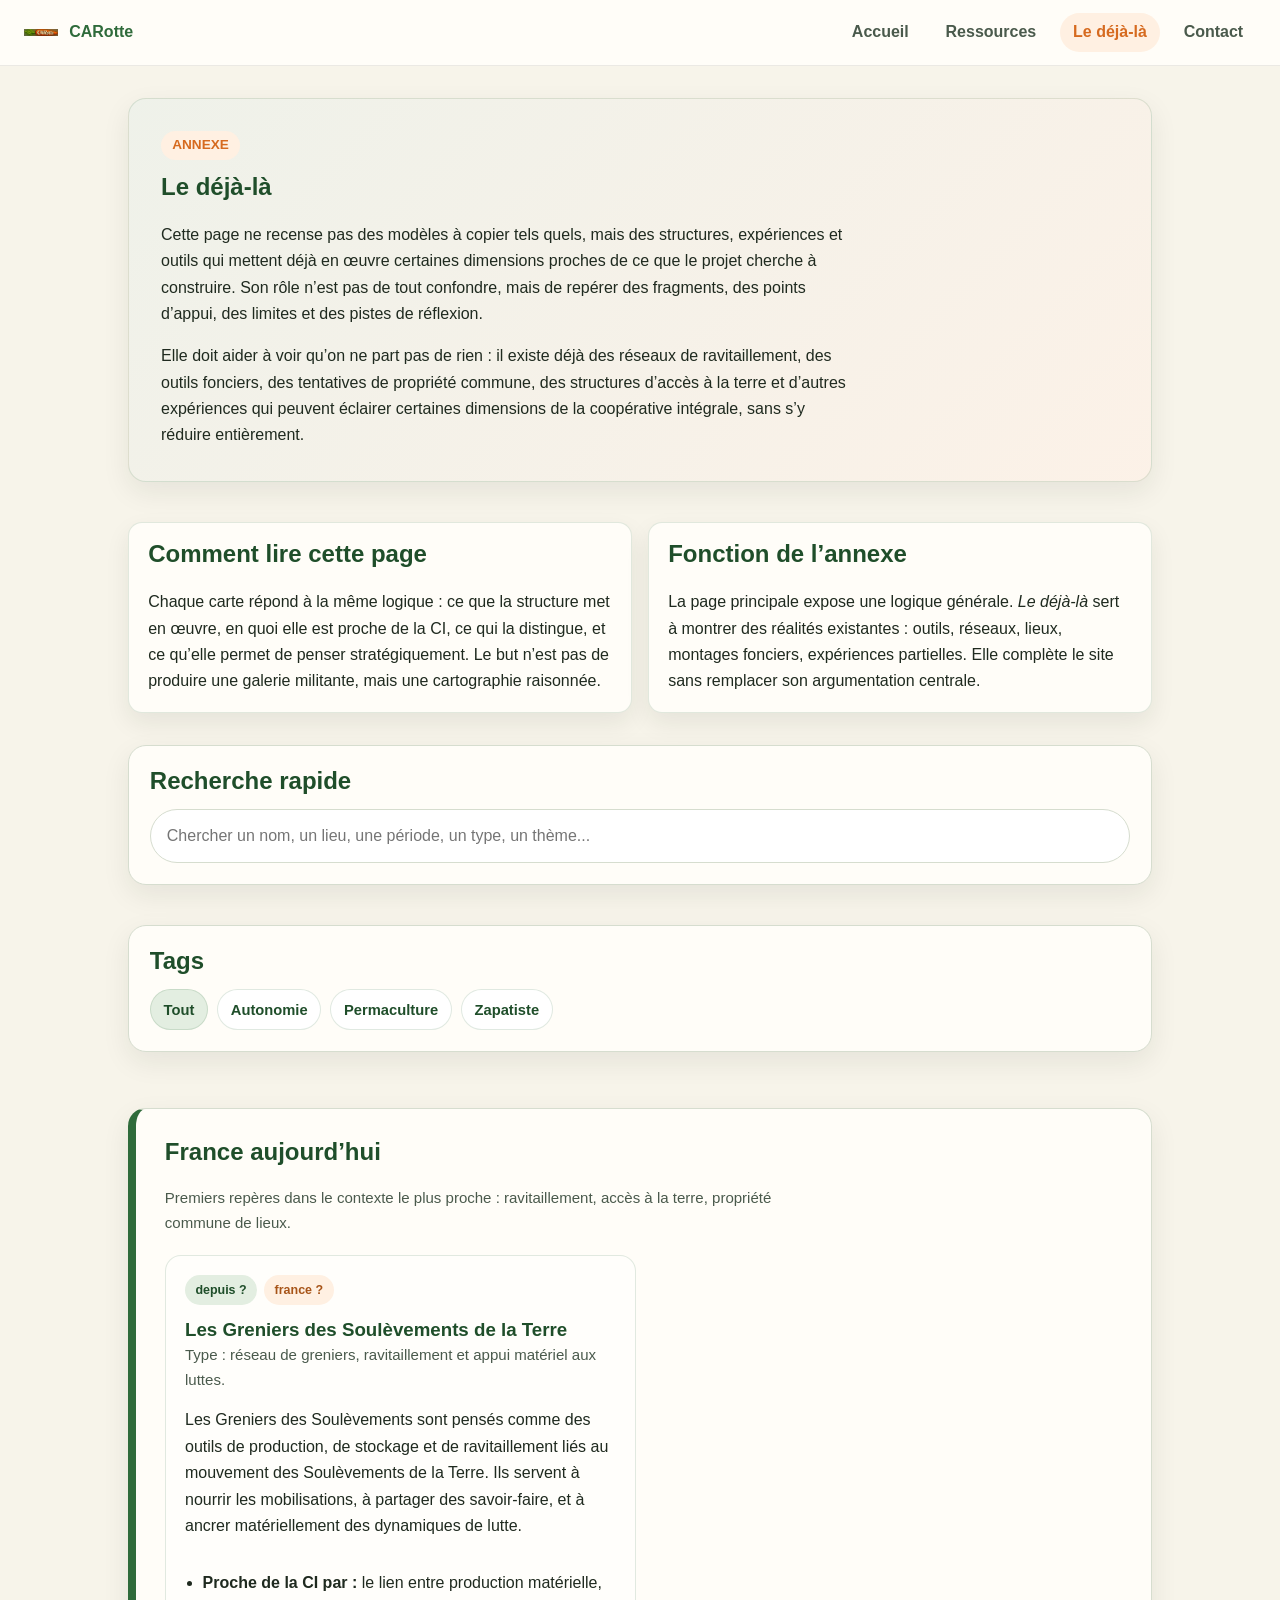
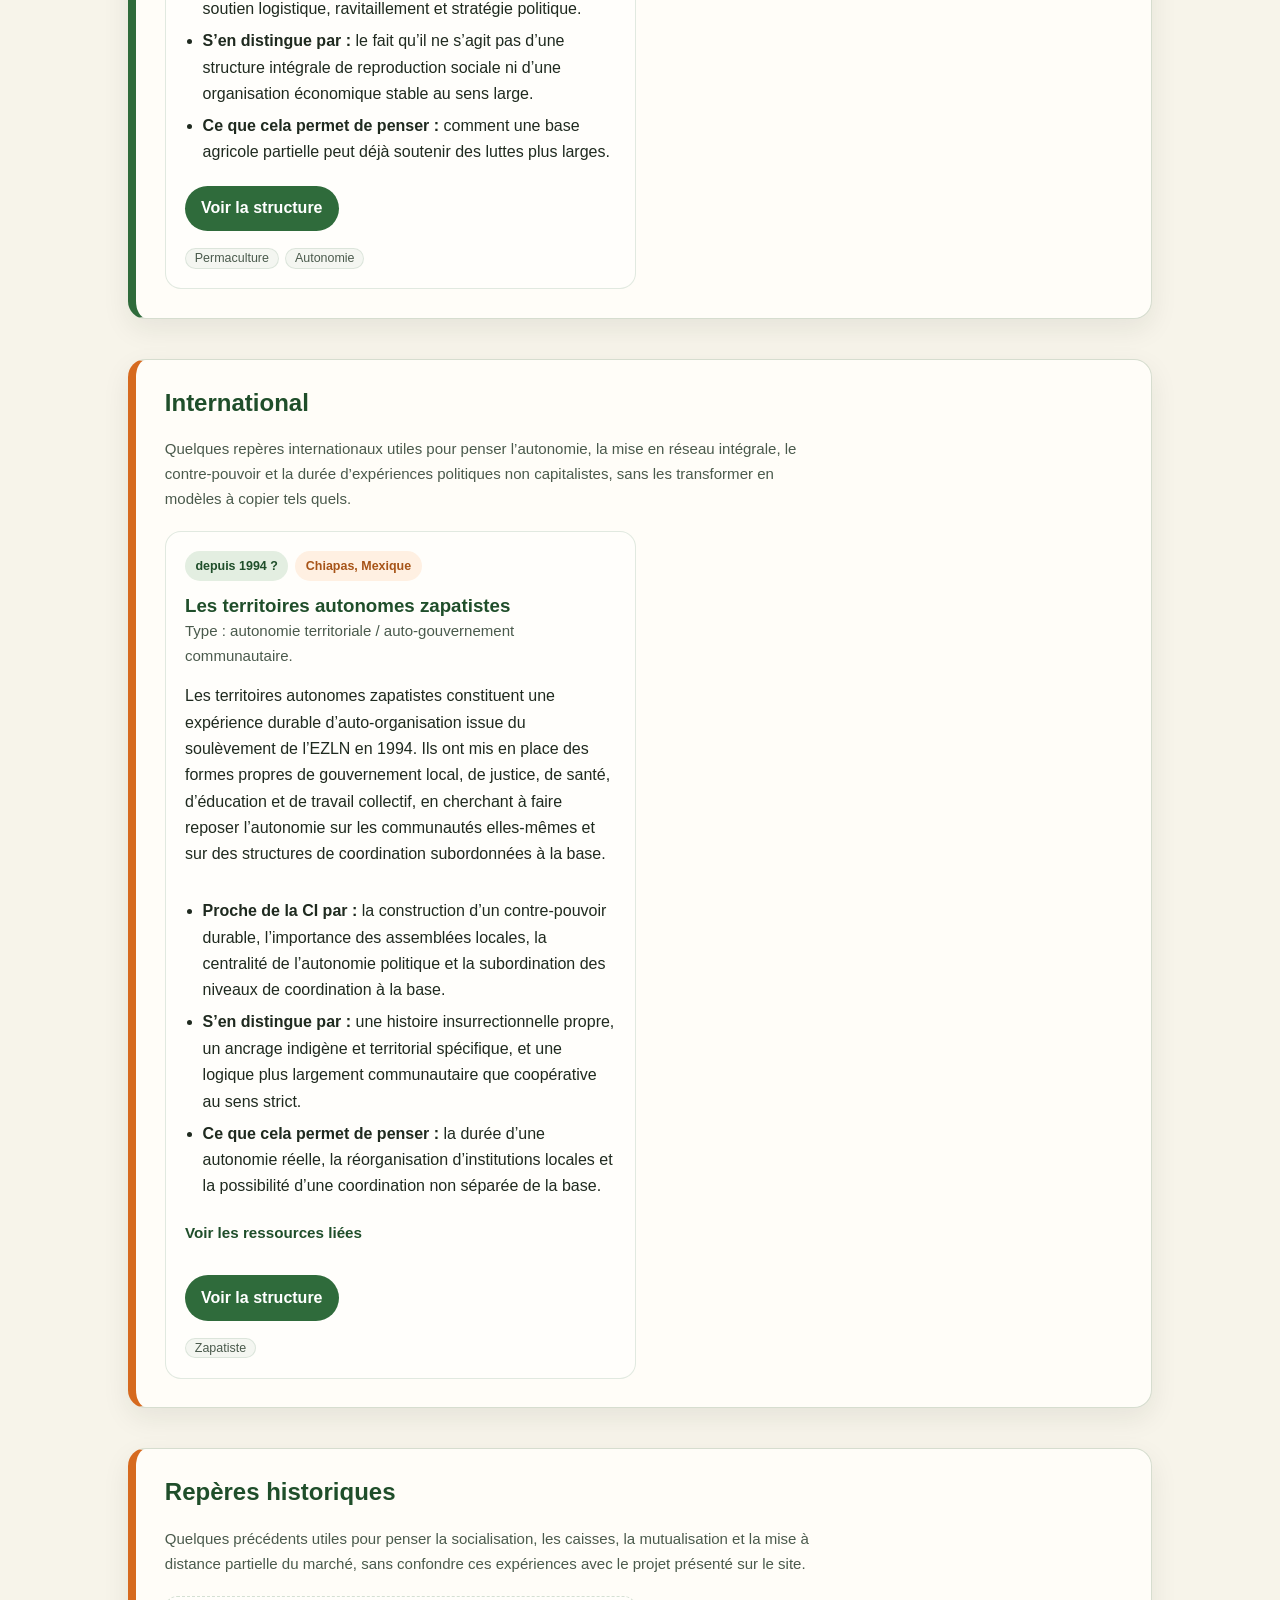
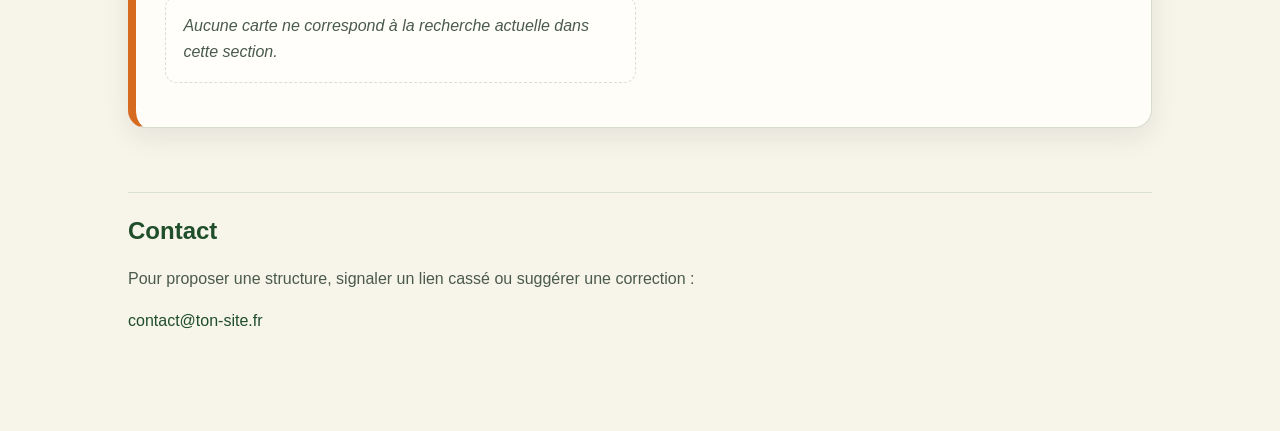
<file: deja-la.html>
<!DOCTYPE html>
<html lang="fr">
<head>
  <meta charset="UTF-8">
  <meta name="viewport" content="width=device-width, initial-scale=1.0">
  <title>CARotte — Le déjà-là</title>
  <link rel="stylesheet" href="style_simplifie.css">
  <style>
    /* ==============================
       PAGE LE DÉJÀ-LÀ
       Version branchée sur deja-la.csv
       ============================== */

    .deja-page {
      max-width: 1120px;
      margin: 0 auto;
      padding: 2rem 3rem 5rem;
    }

    .deja-hero {
      margin-bottom: 2.5rem;
      padding: 2rem;
      border: 1px solid rgba(47, 107, 59, 0.15);
      border-radius: 18px;
      background: linear-gradient(135deg, rgba(47, 107, 59, 0.08), rgba(214, 106, 31, 0.08)), var(--surface);
      box-shadow: 0 10px 28px var(--shadow);
    }

    .deja-kicker {
      display: inline-block;
      margin-bottom: 0.8rem;
      padding: 0.22rem 0.7rem;
      border-radius: 999px;
      background: var(--orange-light);
      color: var(--orange);
      font-size: 0.85rem;
      font-weight: 700;
      text-transform: uppercase;
    }

    .deja-hero p:last-child,
    .deja-card p:last-child,
    .deja-note p:last-child {
      margin-bottom: 0;
    }

    .deja-row {
      display: grid;
      grid-template-columns: repeat(2, minmax(0, 1fr));
      gap: 1rem;
      margin-bottom: 2rem;
    }

    .deja-note {
      padding: 1.1rem 1.2rem;
      border: 1px solid rgba(47, 107, 59, 0.14);
      border-radius: 14px;
      background: var(--surface);
      box-shadow: 0 10px 24px var(--shadow);
    }

    .deja-tools {
      margin-bottom: 2rem;
    }

    .deja-tools .resources-box h2 {
      margin-bottom: 0.85rem;
    }

    .deja-section {
      margin-bottom: 2.5rem;
      padding: 1.8rem;
      border: 1px solid var(--border);
      border-radius: 18px;
      background: var(--surface);
      box-shadow: 0 10px 28px var(--shadow);
    }

    .deja-section--major {
      border-left: 8px solid var(--green);
    }

    .deja-section--soft {
      border-left: 8px solid var(--orange);
    }

    .deja-grid {
      display: grid;
      grid-template-columns: repeat(2, minmax(0, 1fr));
      gap: 1rem;
      margin-top: 1.2rem;
    }

    .deja-card {
      display: flex;
      flex-direction: column;
      gap: 0.9rem;
      padding: 1.2rem;
      border: 1px solid rgba(47, 107, 59, 0.14);
      border-radius: 16px;
      background: #fffefb;
      scroll-margin-top: 6rem;
    }

    .deja-meta {
      display: flex;
      flex-wrap: wrap;
      gap: 0.45rem;
    }

    .deja-pill {
      display: inline-flex;
      align-items: center;
      padding: 0.28rem 0.65rem;
      border-radius: 999px;
      font-size: 0.78rem;
      font-weight: 700;
      background: var(--green-light);
      color: var(--green-dark);
    }

    .deja-pill--orange {
      background: var(--orange-light);
      color: var(--orange-dark);
    }

    .deja-card h3 {
      margin-bottom: 0.1rem;
    }

    .deja-small {
      font-size: 0.94rem;
      color: var(--text-soft);
    }

    .deja-list {
      margin: 0;
      padding-left: 1.1rem;
    }

    .deja-list li {
      margin-bottom: 0.35rem;
    }

    .deja-link {
      display: inline-flex;
      align-items: center;
      justify-content: center;
      align-self: flex-start;
      padding: 0.6rem 1rem;
      border-radius: 999px;
      background: var(--green);
      color: white;
      font-weight: 700;
    }

    .deja-link:hover {
      background: var(--green-dark);
      text-decoration: none;
    }

    .deja-tags-row {
      display: flex;
      flex-wrap: wrap;
      gap: 0.4rem;
      margin-top: 0.15rem;
    }

    .deja-tag {
      display: inline-flex;
      align-items: center;
      padding: 0.2rem 0.55rem;
      border-radius: 999px;
      border: 1px solid rgba(47, 107, 59, 0.12);
      background: rgba(47, 107, 59, 0.05);
      color: var(--text-soft);
      font-size: 0.78rem;
      line-height: 1;
    }

    .deja-tag a {
      color: inherit;
      text-decoration: none;
    }

    .deja-related {
      font-size: 0.95rem;
      color: var(--text-soft);
    }

    .deja-related a {
      font-weight: 700;
    }

    .deja-empty {
      padding: 1rem 1.1rem;
      border: 1px dashed rgba(47, 107, 59, 0.2);
      border-radius: 12px;
      color: var(--text-soft);
      font-style: italic;
      background: #fffefb;
    }

    .is-hidden {
      display: none !important;
    }
  </style>
</head>
<body>

  <header class="topbar">
    <div class="topbar-inner">
      <a class="topbar-brand" href="index_simplifie.html">
        <img src="logo-carotte.png" class="topbar-logo" alt="Logo CARotte">
        <span>CARotte</span>
      </a>

      <nav class="topbar-nav">
        <a href="index_simplifie.html">Accueil</a>
        <a href="ressources.html">Ressources</a>
        <a class="active" href="deja-la.html">Le déjà-là</a>
        <a href="#contact-footer">Contact</a>
      </nav>
    </div>
  </header>

  <main class="deja-page">

    <section class="deja-hero">
      <span class="deja-kicker">Annexe</span>
      <h1>Le déjà-là</h1>
      <p>Cette page ne recense pas des modèles à copier tels quels, mais des structures, expériences et outils qui mettent déjà en œuvre certaines dimensions proches de ce que le projet cherche à construire. Son rôle n’est pas de tout confondre, mais de repérer des fragments, des points d’appui, des limites et des pistes de réflexion.</p>
      <p>Elle doit aider à voir qu’on ne part pas de rien : il existe déjà des réseaux de ravitaillement, des outils fonciers, des tentatives de propriété commune, des structures d’accès à la terre et d’autres expériences qui peuvent éclairer certaines dimensions de la coopérative intégrale, sans s’y réduire entièrement.</p>
    </section>

    <section class="deja-row">
      <article class="deja-note">
        <h2>Comment lire cette page</h2>
        <p>Chaque carte répond à la même logique : ce que la structure met en œuvre, en quoi elle est proche de la CI, ce qui la distingue, et ce qu’elle permet de penser stratégiquement. Le but n’est pas de produire une galerie militante, mais une cartographie raisonnée.</p>
      </article>

      <article class="deja-note">
        <h2>Fonction de l’annexe</h2>
        <p>La page principale expose une logique générale. <em>Le déjà-là</em> sert à montrer des réalités existantes : outils, réseaux, lieux, montages fonciers, expériences partielles. Elle complète le site sans remplacer son argumentation centrale.</p>
      </article>
    </section>

    <section class="resources-tools deja-tools">
      <article class="resources-box">
        <h2>Recherche rapide</h2>
        <input class="search-input" type="search" id="dejaSearchInput" placeholder="Chercher un nom, un lieu, une période, un type, un thème...">
      </article>

      <article class="resources-box">
        <h2>Tags</h2>
        <div class="resources-tags" id="dejaTags"></div>
      </article>
    </section>

    <section class="deja-section deja-section--major" id="france-aujourdhui">
      <h2>France aujourd’hui</h2>
      <p class="deja-small">Premiers repères dans le contexte le plus proche : ravitaillement, accès à la terre, propriété commune de lieux.</p>
      <div class="deja-grid" id="dejaFranceGrid"></div>
    </section>

    <section class="deja-section deja-section--soft" id="international">
      <h2>International</h2>
      <p class="deja-small">Quelques repères internationaux utiles pour penser l’autonomie, la mise en réseau intégrale, le contre-pouvoir et la durée d’expériences politiques non capitalistes, sans les transformer en modèles à copier tels quels.</p>
      <div class="deja-grid" id="dejaInternationalGrid"></div>
    </section>

    <section class="deja-section deja-section--soft" id="reperes-historiques">
      <h2>Repères historiques</h2>
      <p class="deja-small">Quelques précédents utiles pour penser la socialisation, les caisses, la mutualisation et la mise à distance partielle du marché, sans confondre ces expériences avec le projet présenté sur le site.</p>
      <div class="deja-grid" id="dejaHistoriqueGrid"></div>
    </section>

    <footer class="site-footer" id="contact-footer">
      <h2>Contact</h2>
      <p>Pour proposer une structure, signaler un lien cassé ou suggérer une correction :</p>
      <p><a href="mailto:contact@ton-site.fr">contact@ton-site.fr</a></p>
    </footer>
  </main>

  <script src="deja-la.js"></script>
</body>
</html>
</file>
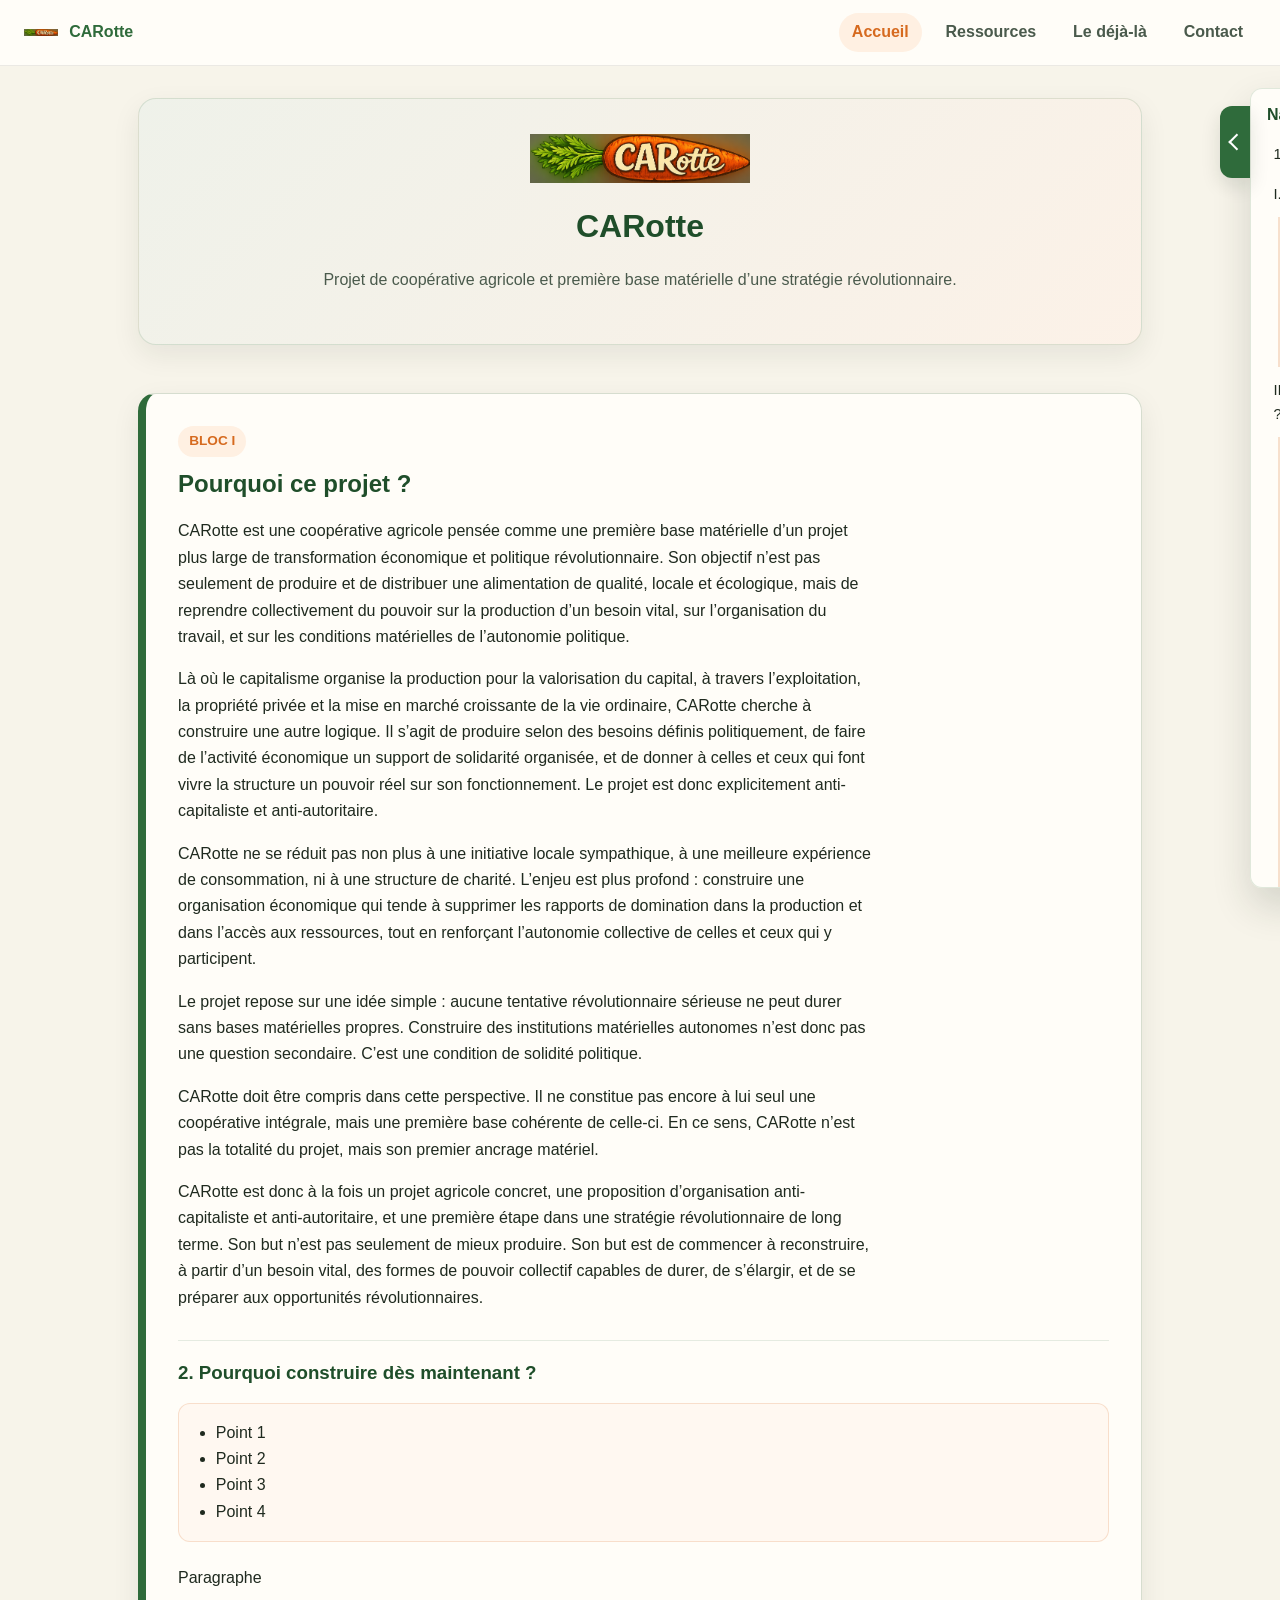
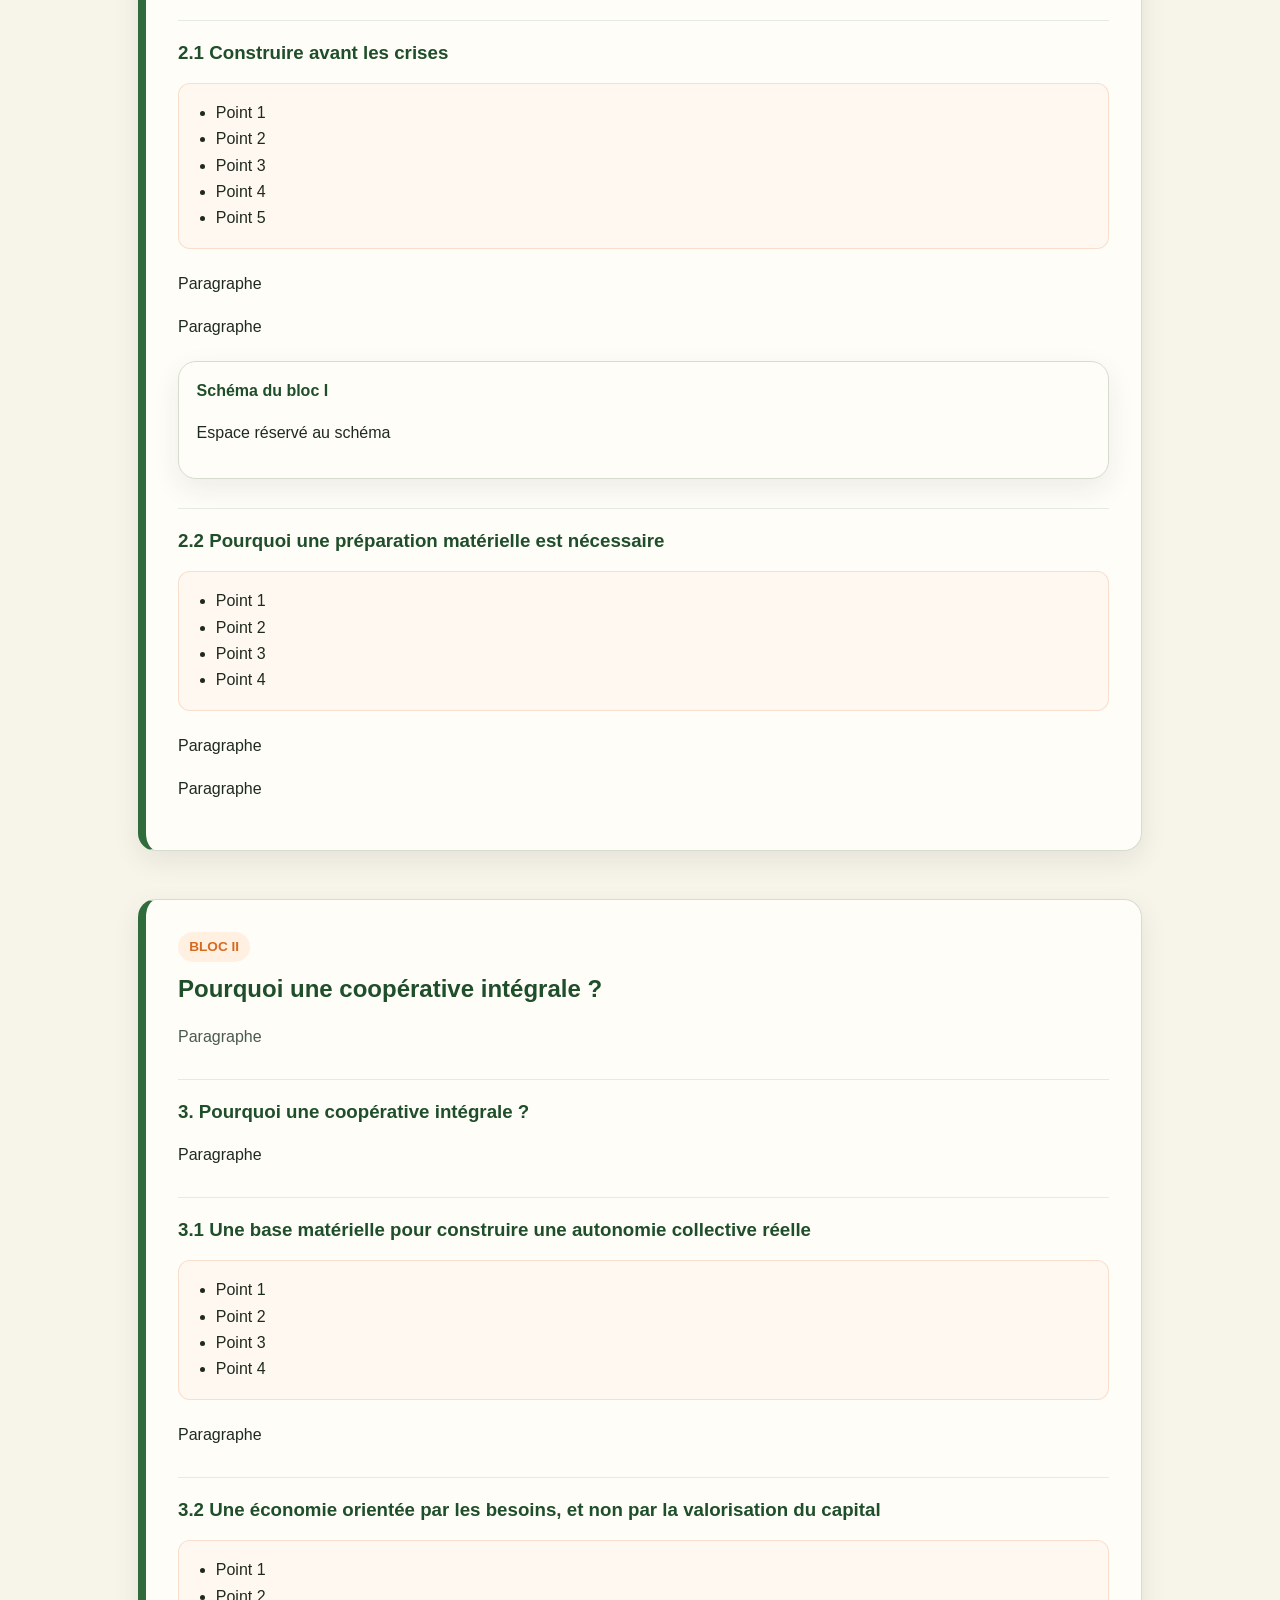
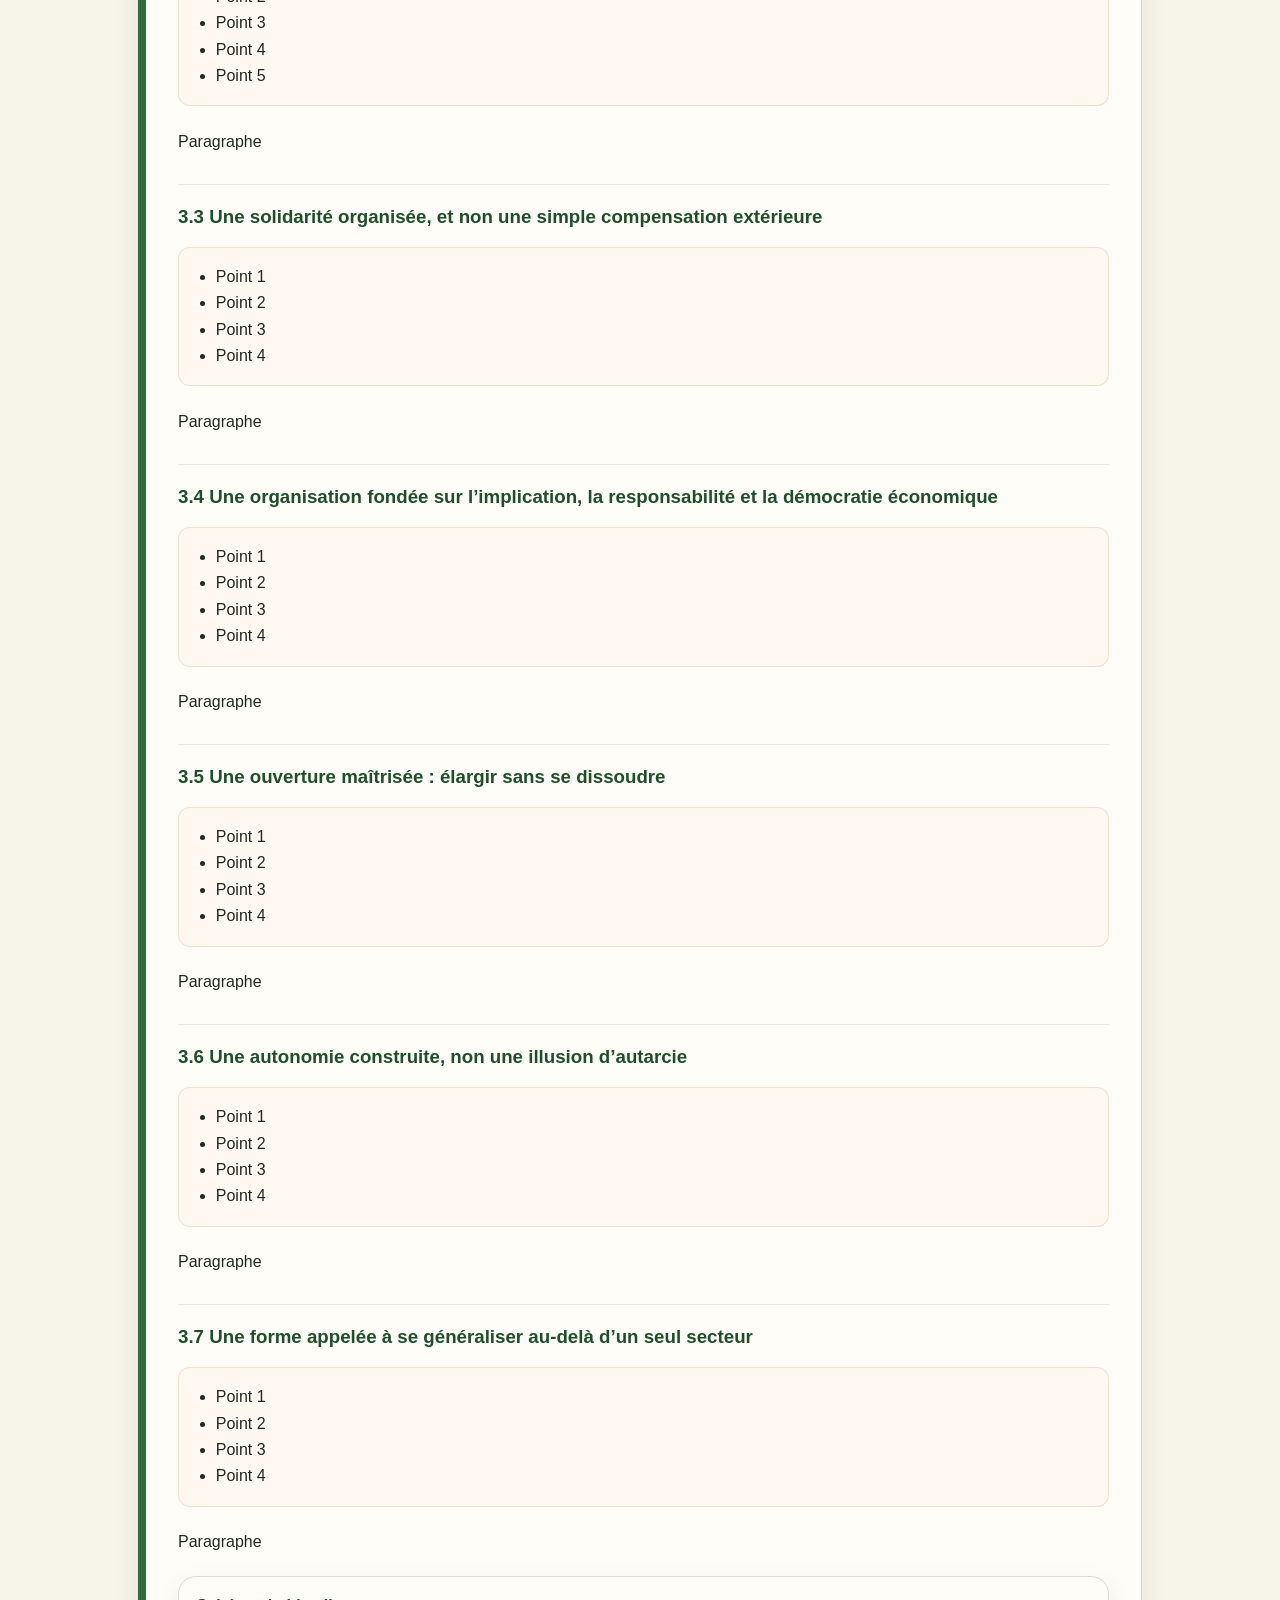
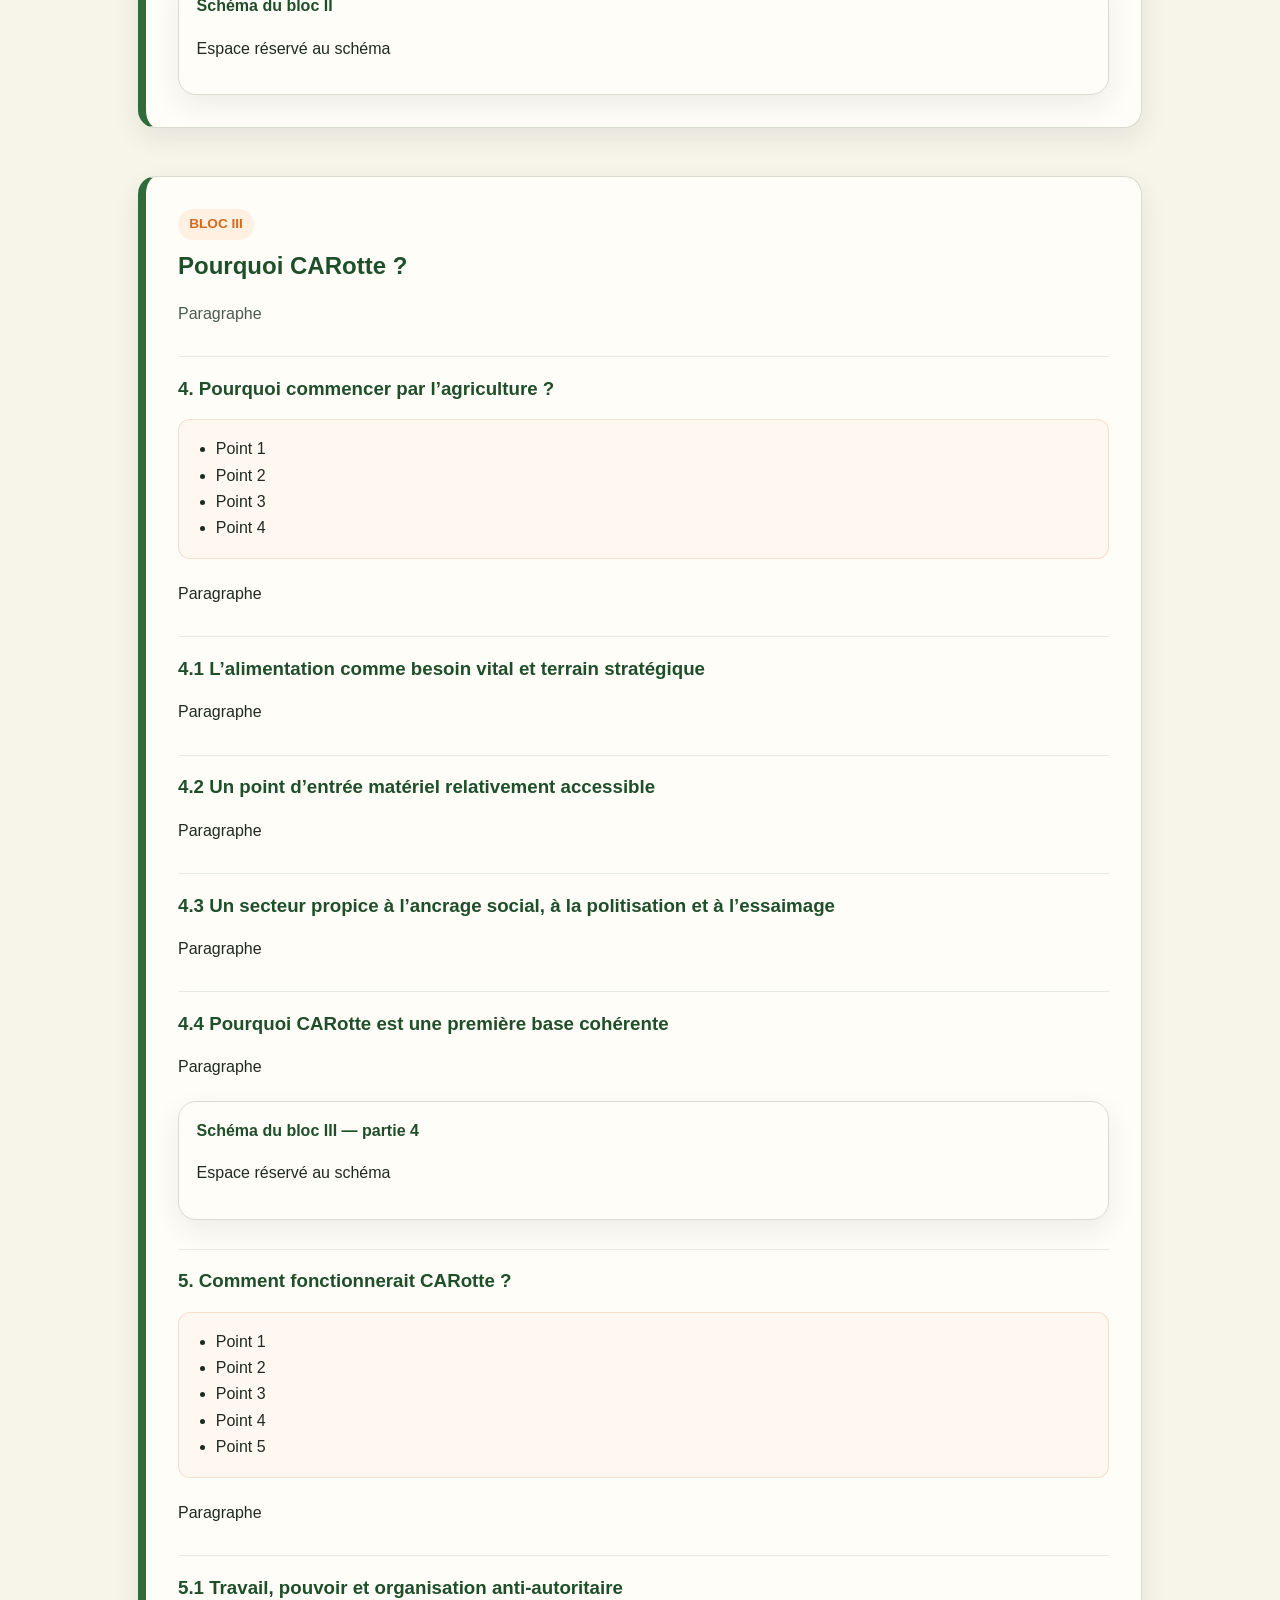
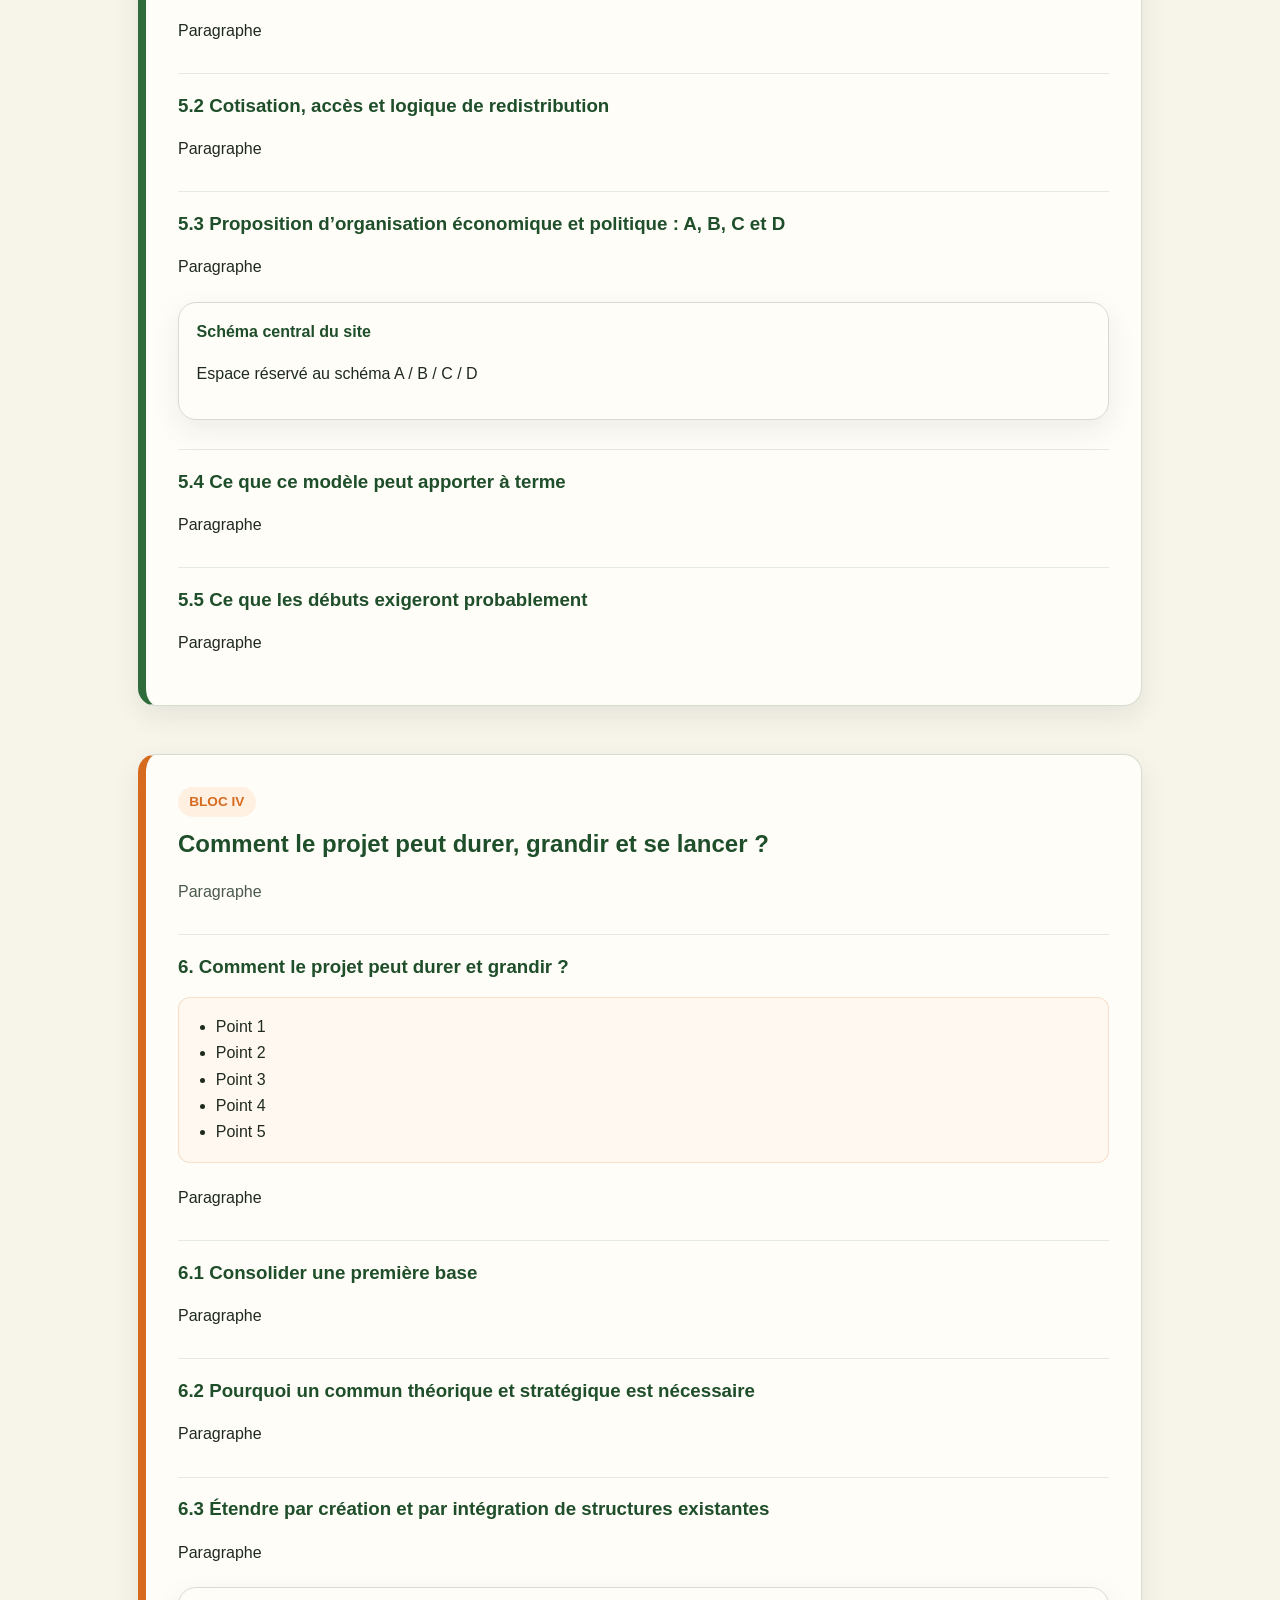
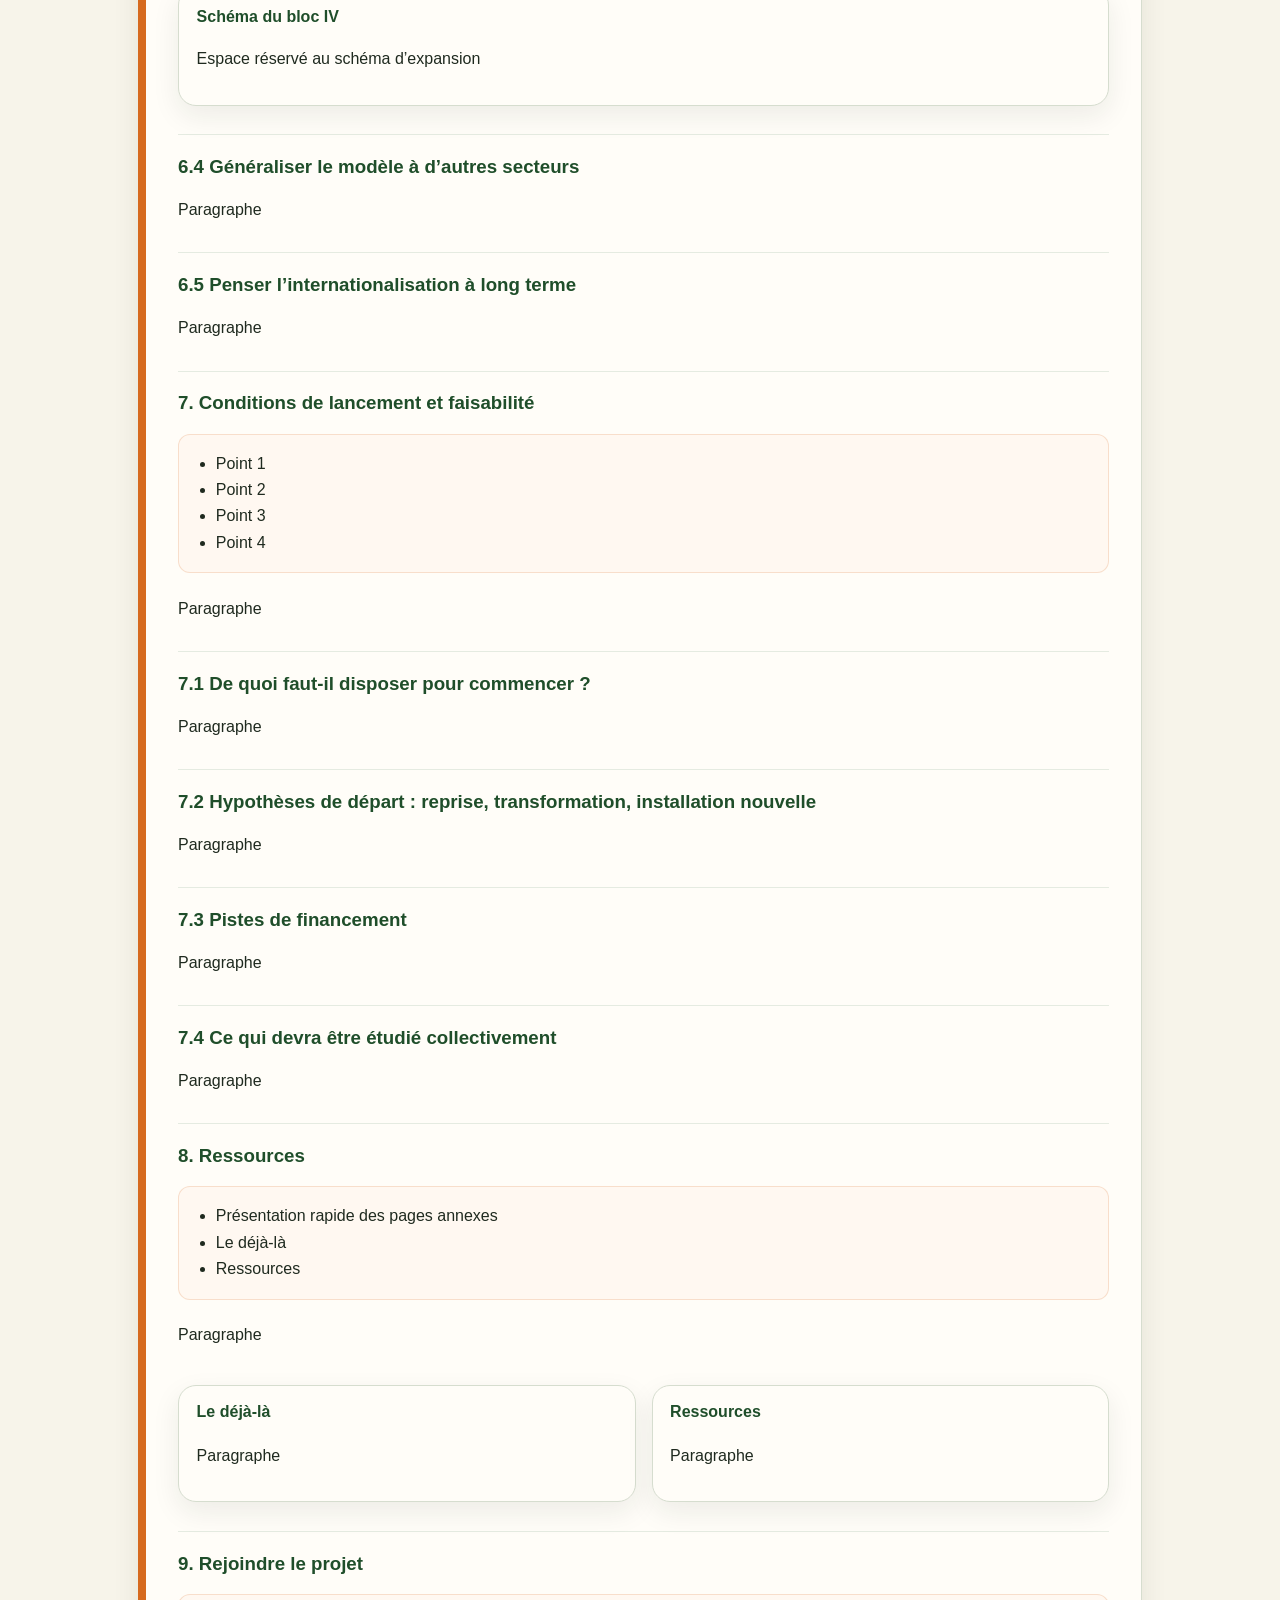
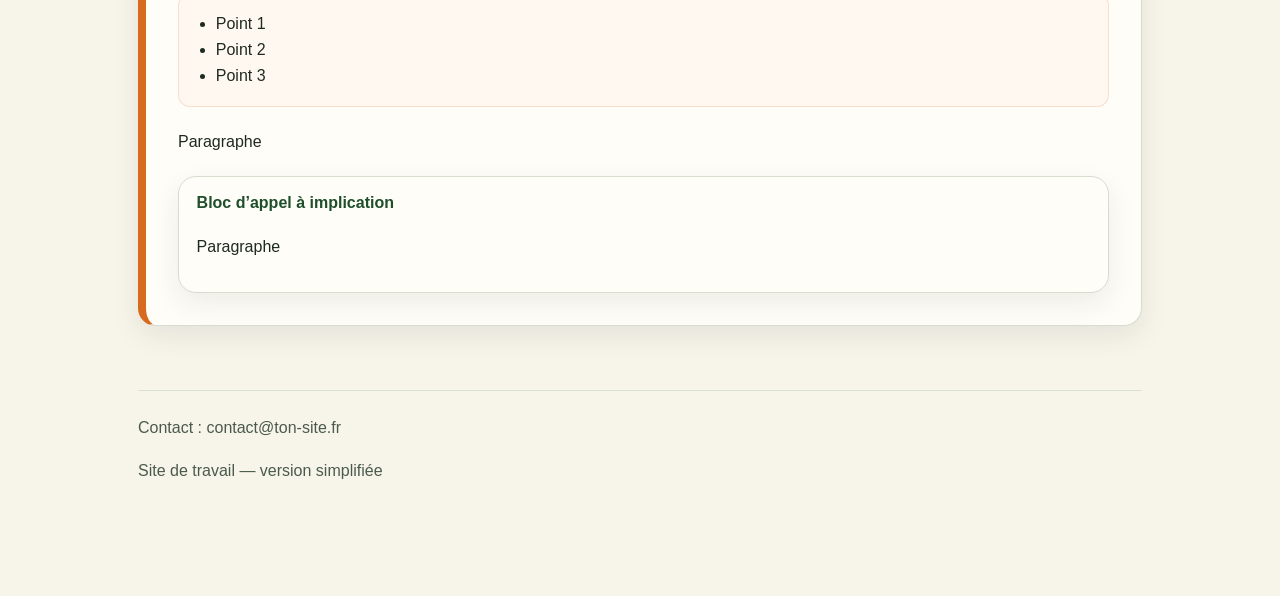
<file: index_simplifie.html>
<!DOCTYPE html>
<html lang="fr">
<head>
  <meta charset="UTF-8">
  <meta name="viewport" content="width=device-width, initial-scale=1.0">
  <title>CARotte — Site de travail</title>
  <link rel="stylesheet" href="style_simplifie.css">
</head>
<body>

  <!-- Barre du haut -->
  <header class="topbar">
    <div class="topbar-inner">
      <a class="topbar-brand" href="index_simplifie.html">
        <img src="logo-carotte.png" class="topbar-logo" alt="Logo CARotte">
        <span>CARotte</span>
      </a>

      <nav class="topbar-nav">
        <a class="active" href="index_simplifie.html">Accueil</a>
        <a href="ressources.html">Ressources</a>
        <a href="deja-la.html">Le déjà-là</a>
        <a href="#contact-footer">Contact</a>
      </nav>
    </div>
  </header>

  <!-- Sommaire latéral -->
  <nav class="site-nav">
    <div class="site-nav__handle"></div>

    <div class="site-nav__panel">
      <h2>Navigation</h2>
      <ul>
        <li><a href="#accroche">1. Accroche</a></li>

        <li>
          <a href="#bloc-1">I. Pourquoi ce projet ?</a>
          <ul>
            <li><a href="#section-2">2. Pourquoi construire dès maintenant ?</a></li>
            <li><a href="#section-2-1">2.1 Construire avant les crises</a></li>
            <li><a href="#section-2-2">2.2 Pourquoi une préparation matérielle est nécessaire</a></li>
          </ul>
        </li>

        <li>
          <a href="#bloc-2">II. Pourquoi une coopérative intégrale ?</a>
          <ul>
            <li><a href="#section-3">3. Pourquoi une coopérative intégrale ?</a></li>
            <li><a href="#section-3-1">3.1 Une base matérielle pour construire une autonomie collective réelle</a></li>
            <li><a href="#section-3-2">3.2 Une économie orientée par les besoins, et non par la valorisation du capital</a></li>
            <li><a href="#section-3-3">3.3 Une solidarité organisée, et non une simple compensation extérieure</a></li>
            <li><a href="#section-3-4">3.4 Une organisation fondée sur l’implication, la responsabilité et la démocratie économique</a></li>
            <li><a href="#section-3-5">3.5 Une ouverture maîtrisée : élargir sans se dissoudre</a></li>
            <li><a href="#section-3-6">3.6 Une autonomie construite, non une illusion d’autarcie</a></li>
            <li><a href="#section-3-7">3.7 Une forme appelée à se généraliser au-delà d’un seul secteur</a></li>
          </ul>
        </li>

        <li>
          <a href="#bloc-3">III. Pourquoi CARotte ?</a>
          <ul>
            <li><a href="#section-4">4. Pourquoi commencer par l’agriculture ?</a></li>
            <li><a href="#section-4-1">4.1 L’alimentation comme besoin vital et terrain stratégique</a></li>
            <li><a href="#section-4-2">4.2 Un point d’entrée matériel relativement accessible</a></li>
            <li><a href="#section-4-3">4.3 Un secteur propice à l’ancrage social, à la politisation et à l’essaimage</a></li>
            <li><a href="#section-4-4">4.4 Pourquoi CARotte est une première base cohérente</a></li>
            <li><a href="#section-5">5. Comment fonctionnerait CARotte ?</a></li>
            <li><a href="#section-5-1">5.1 Travail, pouvoir et organisation anti-autoritaire</a></li>
            <li><a href="#section-5-2">5.2 Cotisation, accès et logique de redistribution</a></li>
            <li><a href="#section-5-3">5.3 Proposition d’organisation économique et politique : A, B, C et D</a></li>
            <li><a href="#section-5-4">5.4 Ce que ce modèle peut apporter à terme</a></li>
            <li><a href="#section-5-5">5.5 Ce que les débuts exigeront probablement</a></li>
          </ul>
        </li>

        <li>
          <a href="#bloc-4">IV. Comment le projet peut durer, grandir et se lancer ?</a>
          <ul>
            <li><a href="#section-6">6. Comment le projet peut durer et grandir ?</a></li>
            <li><a href="#section-6-1">6.1 Consolider une première base</a></li>
            <li><a href="#section-6-2">6.2 Pourquoi un commun théorique et stratégique est nécessaire</a></li>
            <li><a href="#section-6-3">6.3 Étendre par création et par intégration de structures existantes</a></li>
            <li><a href="#section-6-4">6.4 Généraliser le modèle à d’autres secteurs</a></li>
            <li><a href="#section-6-5">6.5 Penser l’internationalisation à long terme</a></li>
            <li><a href="#section-7">7. Conditions de lancement et faisabilité</a></li>
            <li><a href="#section-7-1">7.1 De quoi faut-il disposer pour commencer ?</a></li>
            <li><a href="#section-7-2">7.2 Hypothèses de départ : reprise, transformation, installation nouvelle</a></li>
            <li><a href="#section-7-3">7.3 Pistes de financement</a></li>
            <li><a href="#section-7-4">7.4 Ce qui devra être étudié collectivement</a></li>
            <li><a href="#section-8">8. Ressources</a></li>
            <li><a href="#section-9">9. Rejoindre le projet</a></li>
          </ul>
        </li>
      </ul>
    </div>
  </nav>

  <main class="site-main">

    <!-- Accroche -->
    <header class="site-hero" id="accroche">
      <div class="hero-logo-wrap">
        <img src="logo-carotte.png" class="hero-logo" alt="Logo CARotte">
      </div>
      <h1>CARotte</h1>
      <p class="site-subtitle">Projet de coopérative agricole et première base matérielle d’une stratégie révolutionnaire.</p>
    </header>

    <!-- Bloc I -->
    <section class="section-block major" id="bloc-1">
      <span class="section-label">Bloc I</span>
      <h2>Pourquoi ce projet ?</h2>

      <p>CARotte est une coopérative agricole pensée comme une première base matérielle d’un projet plus large de transformation économique et politique révolutionnaire. Son objectif n’est pas seulement de produire et de distribuer une alimentation de qualité, locale et écologique, mais de reprendre collectivement du pouvoir sur la production d’un besoin vital, sur l’organisation du travail, et sur les conditions matérielles de l’autonomie politique.</p>
      <p>Là où le capitalisme organise la production pour la valorisation du capital, à travers l’exploitation, la propriété privée et la mise en marché croissante de la vie ordinaire, CARotte cherche à construire une autre logique. Il s’agit de produire selon des besoins définis politiquement, de faire de l’activité économique un support de solidarité organisée, et de donner à celles et ceux qui font vivre la structure un pouvoir réel sur son fonctionnement. Le projet est donc explicitement anti-capitaliste et anti-autoritaire.</p>
      <p>CARotte ne se réduit pas non plus à une initiative locale sympathique, à une meilleure expérience de consommation, ni à une structure de charité. L’enjeu est plus profond : construire une organisation économique qui tende à supprimer les rapports de domination dans la production et dans l’accès aux ressources, tout en renforçant l’autonomie collective de celles et ceux qui y participent.</p>
      <p>Le projet repose sur une idée simple : aucune tentative révolutionnaire sérieuse ne peut durer sans bases matérielles propres. Construire des institutions matérielles autonomes n’est donc pas une question secondaire. C’est une condition de solidité politique.</p>
      <p>CARotte doit être compris dans cette perspective. Il ne constitue pas encore à lui seul une coopérative intégrale, mais une première base cohérente de celle-ci. En ce sens, CARotte n’est pas la totalité du projet, mais son premier ancrage matériel.</p>
      <p>CARotte est donc à la fois un projet agricole concret, une proposition d’organisation anti-capitaliste et anti-autoritaire, et une première étape dans une stratégie révolutionnaire de long terme. Son but n’est pas seulement de mieux produire. Son but est de commencer à reconstruire, à partir d’un besoin vital, des formes de pouvoir collectif capables de durer, de s’élargir, et de se préparer aux opportunités révolutionnaires.</p>

      <div class="subsection" id="section-2">
        <h3>2. Pourquoi construire dès maintenant ?</h3>
        <div class="mini-summary">
          <!-- mini sommaire -->
          <ul>
            <li>Point 1</li>
            <li>Point 2</li>
            <li>Point 3</li>
            <li>Point 4</li>
          </ul>
        </div>
        <p>Paragraphe</p>
      </div>

      <div class="subsection" id="section-2-1">
        <h3>2.1 Construire avant les crises</h3>
        <div class="mini-summary">
          <!-- mini sommaire -->
          <ul>
            <li>Point 1</li>
            <li>Point 2</li>
            <li>Point 3</li>
            <li>Point 4</li>
            <li>Point 5</li>
          </ul>
        </div>
        <p>Paragraphe</p>
        <p>Paragraphe</p>
        <div class="schema-box">
          <p class="schema-title">Schéma du bloc I</p>
          <p>Espace réservé au schéma</p>
        </div>
      </div>

      <div class="subsection" id="section-2-2">
        <h3>2.2 Pourquoi une préparation matérielle est nécessaire</h3>
        <div class="mini-summary">
          <!-- mini sommaire -->
          <ul>
            <li>Point 1</li>
            <li>Point 2</li>
            <li>Point 3</li>
            <li>Point 4</li>
          </ul>
        </div>
        <p>Paragraphe</p>
        <p>Paragraphe</p>
      </div>
    </section>

    <!-- Bloc II -->
    <section class="section-block major" id="bloc-2">
      <span class="section-label">Bloc II</span>
      <h2>Pourquoi une coopérative intégrale ?</h2>
      <p class="section-intro">Paragraphe</p>

      <div class="subsection" id="section-3">
        <h3>3. Pourquoi une coopérative intégrale ?</h3>
        <p>Paragraphe</p>
      </div>

      <div class="subsection" id="section-3-1">
        <h3>3.1 Une base matérielle pour construire une autonomie collective réelle</h3>
        <div class="mini-summary">
          <!-- mini sommaire -->
          <ul>
            <li>Point 1</li>
            <li>Point 2</li>
            <li>Point 3</li>
            <li>Point 4</li>
          </ul>
        </div>
        <p>Paragraphe</p>
      </div>

      <div class="subsection" id="section-3-2">
        <h3>3.2 Une économie orientée par les besoins, et non par la valorisation du capital</h3>
        <div class="mini-summary">
          <!-- mini sommaire -->
          <ul>
            <li>Point 1</li>
            <li>Point 2</li>
            <li>Point 3</li>
            <li>Point 4</li>
            <li>Point 5</li>
          </ul>
        </div>
        <p>Paragraphe</p>
      </div>

      <div class="subsection" id="section-3-3">
        <h3>3.3 Une solidarité organisée, et non une simple compensation extérieure</h3>
        <div class="mini-summary">
          <!-- mini sommaire -->
          <ul>
            <li>Point 1</li>
            <li>Point 2</li>
            <li>Point 3</li>
            <li>Point 4</li>
          </ul>
        </div>
        <p>Paragraphe</p>
      </div>

      <div class="subsection" id="section-3-4">
        <h3>3.4 Une organisation fondée sur l’implication, la responsabilité et la démocratie économique</h3>
        <div class="mini-summary">
          <!-- mini sommaire -->
          <ul>
            <li>Point 1</li>
            <li>Point 2</li>
            <li>Point 3</li>
            <li>Point 4</li>
          </ul>
        </div>
        <p>Paragraphe</p>
      </div>

      <div class="subsection" id="section-3-5">
        <h3>3.5 Une ouverture maîtrisée : élargir sans se dissoudre</h3>
        <div class="mini-summary">
          <!-- mini sommaire -->
          <ul>
            <li>Point 1</li>
            <li>Point 2</li>
            <li>Point 3</li>
            <li>Point 4</li>
          </ul>
        </div>
        <p>Paragraphe</p>
      </div>

      <div class="subsection" id="section-3-6">
        <h3>3.6 Une autonomie construite, non une illusion d’autarcie</h3>
        <div class="mini-summary">
          <!-- mini sommaire -->
          <ul>
            <li>Point 1</li>
            <li>Point 2</li>
            <li>Point 3</li>
            <li>Point 4</li>
          </ul>
        </div>
        <p>Paragraphe</p>
      </div>

      <div class="subsection" id="section-3-7">
        <h3>3.7 Une forme appelée à se généraliser au-delà d’un seul secteur</h3>
        <div class="mini-summary">
          <!-- mini sommaire -->
          <ul>
            <li>Point 1</li>
            <li>Point 2</li>
            <li>Point 3</li>
            <li>Point 4</li>
          </ul>
        </div>
        <p>Paragraphe</p>
        <div class="schema-box">
          <p class="schema-title">Schéma du bloc II</p>
          <p>Espace réservé au schéma</p>
        </div>
      </div>
    </section>

    <!-- Bloc III -->
    <section class="section-block major" id="bloc-3">
      <span class="section-label">Bloc III</span>
      <h2>Pourquoi CARotte ?</h2>
      <p class="section-intro">Paragraphe</p>

      <div class="subsection" id="section-4">
        <h3>4. Pourquoi commencer par l’agriculture ?</h3>
        <div class="mini-summary">
          <!-- mini sommaire -->
          <ul>
            <li>Point 1</li>
            <li>Point 2</li>
            <li>Point 3</li>
            <li>Point 4</li>
          </ul>
        </div>
        <p>Paragraphe</p>
      </div>

      <div class="subsection" id="section-4-1">
        <h3>4.1 L’alimentation comme besoin vital et terrain stratégique</h3>
        <p>Paragraphe</p>
      </div>

      <div class="subsection" id="section-4-2">
        <h3>4.2 Un point d’entrée matériel relativement accessible</h3>
        <p>Paragraphe</p>
      </div>

      <div class="subsection" id="section-4-3">
        <h3>4.3 Un secteur propice à l’ancrage social, à la politisation et à l’essaimage</h3>
        <p>Paragraphe</p>
      </div>

      <div class="subsection" id="section-4-4">
        <h3>4.4 Pourquoi CARotte est une première base cohérente</h3>
        <p>Paragraphe</p>
        <div class="schema-box">
          <p class="schema-title">Schéma du bloc III — partie 4</p>
          <p>Espace réservé au schéma</p>
        </div>
      </div>

      <div class="subsection" id="section-5">
        <h3>5. Comment fonctionnerait CARotte ?</h3>
        <div class="mini-summary">
          <!-- mini sommaire -->
          <ul>
            <li>Point 1</li>
            <li>Point 2</li>
            <li>Point 3</li>
            <li>Point 4</li>
            <li>Point 5</li>
          </ul>
        </div>
        <p>Paragraphe</p>
      </div>

      <div class="subsection" id="section-5-1">
        <h3>5.1 Travail, pouvoir et organisation anti-autoritaire</h3>
        <p>Paragraphe</p>
      </div>

      <div class="subsection" id="section-5-2">
        <h3>5.2 Cotisation, accès et logique de redistribution</h3>
        <p>Paragraphe</p>
      </div>

      <div class="subsection" id="section-5-3">
        <h3>5.3 Proposition d’organisation économique et politique : A, B, C et D</h3>
        <p>Paragraphe</p>
        <div class="schema-box">
          <p class="schema-title">Schéma central du site</p>
          <p>Espace réservé au schéma A / B / C / D</p>
        </div>
      </div>

      <div class="subsection" id="section-5-4">
        <h3>5.4 Ce que ce modèle peut apporter à terme</h3>
        <p>Paragraphe</p>
      </div>

      <div class="subsection" id="section-5-5">
        <h3>5.5 Ce que les débuts exigeront probablement</h3>
        <p>Paragraphe</p>
      </div>
    </section>

    <!-- Bloc IV -->
    <section class="section-block accent" id="bloc-4">
      <span class="section-label">Bloc IV</span>
      <h2>Comment le projet peut durer, grandir et se lancer ?</h2>
      <p class="section-intro">Paragraphe</p>

      <div class="subsection" id="section-6">
        <h3>6. Comment le projet peut durer et grandir ?</h3>
        <div class="mini-summary">
          <!-- mini sommaire -->
          <ul>
            <li>Point 1</li>
            <li>Point 2</li>
            <li>Point 3</li>
            <li>Point 4</li>
            <li>Point 5</li>
          </ul>
        </div>
        <p>Paragraphe</p>
      </div>

      <div class="subsection" id="section-6-1">
        <h3>6.1 Consolider une première base</h3>
        <p>Paragraphe</p>
      </div>

      <div class="subsection" id="section-6-2">
        <h3>6.2 Pourquoi un commun théorique et stratégique est nécessaire</h3>
        <p>Paragraphe</p>
      </div>

      <div class="subsection" id="section-6-3">
        <h3>6.3 Étendre par création et par intégration de structures existantes</h3>
        <p>Paragraphe</p>
        <div class="schema-box">
          <p class="schema-title">Schéma du bloc IV</p>
          <p>Espace réservé au schéma d’expansion</p>
        </div>
      </div>

      <div class="subsection" id="section-6-4">
        <h3>6.4 Généraliser le modèle à d’autres secteurs</h3>
        <p>Paragraphe</p>
      </div>

      <div class="subsection" id="section-6-5">
        <h3>6.5 Penser l’internationalisation à long terme</h3>
        <p>Paragraphe</p>
      </div>

      <div class="subsection" id="section-7">
        <h3>7. Conditions de lancement et faisabilité</h3>
        <div class="mini-summary">
          <!-- mini sommaire -->
          <ul>
            <li>Point 1</li>
            <li>Point 2</li>
            <li>Point 3</li>
            <li>Point 4</li>
          </ul>
        </div>
        <p>Paragraphe</p>
      </div>

      <div class="subsection" id="section-7-1">
        <h3>7.1 De quoi faut-il disposer pour commencer ?</h3>
        <p>Paragraphe</p>
      </div>

      <div class="subsection" id="section-7-2">
        <h3>7.2 Hypothèses de départ : reprise, transformation, installation nouvelle</h3>
        <p>Paragraphe</p>
      </div>

      <div class="subsection" id="section-7-3">
        <h3>7.3 Pistes de financement</h3>
        <p>Paragraphe</p>
      </div>

      <div class="subsection" id="section-7-4">
        <h3>7.4 Ce qui devra être étudié collectivement</h3>
        <p>Paragraphe</p>
      </div>

      <div class="subsection" id="section-8">
        <h3>8. Ressources</h3>
        <div class="mini-summary">
          <!-- mini sommaire -->
          <ul>
            <li>Présentation rapide des pages annexes</li>
            <li>Le déjà-là</li>
            <li>Ressources</li>
          </ul>
        </div>

        <p>Paragraphe</p>

        <div class="annex-grid">
          <article class="annex-card">
            <h4>Le déjà-là</h4>
            <p>Paragraphe</p>
          </article>

          <article class="annex-card">
            <h4>Ressources</h4>
            <p>Paragraphe</p>
          </article>
        </div>
      </div>

      <div class="subsection" id="section-9">
        <h3>9. Rejoindre le projet</h3>
        <div class="mini-summary">
          <!-- mini sommaire -->
          <ul>
            <li>Point 1</li>
            <li>Point 2</li>
            <li>Point 3</li>
          </ul>
        </div>
        <p>Paragraphe</p>

        <div class="cta-box">
          <h4>Bloc d’appel à implication</h4>
          <p>Paragraphe</p>
        </div>
      </div>
    </section>

    <footer class="site-footer" id="contact-footer">
      <p>Contact : contact@ton-site.fr</p>
      <p>Site de travail — version simplifiée</p>
    </footer>
  </main>
</body>
</html>
</file>
<file: style_simplifie.css>
/* =========================================================
   CARotte — feuille de style partagée
   ---------------------------------------------------------
   Cette feuille est organisée en 5 blocs :
   1. Variables globales
   2. Base commune du site
   3. Composants partagés (topbar, footer, cartes, etc.)
   4. Page principale
   5. Pages annexes : Ressources + Le déjà-là

   Objectif : garder un seul CSS pour toutes les pages,
   tout en séparant clairement ce qui est commun de ce qui
   appartient à une page précise.
   ========================================================= */

/* =========================================================
   1. VARIABLES GLOBALES
   ---------------------------------------------------------
   Toutes les couleurs, largeurs et espacements importants
   sont définis ici pour être faciles à modifier.
   ========================================================= */
:root {
  --bg: #f7f4ea;
  --surface: #fffdf8;
  --surface-soft: #fcfaf4;

  --text: #1f2a1f;
  --text-soft: #4a5a4c;

  --green: #2f6b3b;
  --green-dark: #1f4e2a;
  --green-light: #e3eee1;

  --orange: #d66a1f;
  --orange-dark: #a75418;
  --orange-light: #fff0e2;

  --border: #d6ddcf;
  --shadow: rgba(31, 42, 31, 0.08);

  --content-width: 1100px;
  --nav-width: 300px;
  --nav-handle: 30px;

  --radius-lg: 18px;
  --radius-md: 14px;
  --radius-sm: 12px;
}

/* =========================================================
   2. BASE COMMUNE DU SITE
   ---------------------------------------------------------
   Reset léger + styles généraux pour les textes, liens,
   images et blocs de base.
   ========================================================= */
* {
  box-sizing: border-box;
}

html {
  scroll-behavior: smooth;
}

body {
  margin: 0;
  background: var(--bg);
  color: var(--text);
  font-family: Arial, Helvetica, sans-serif;
  line-height: 1.65;
}

a {
  color: var(--green-dark);
  text-decoration: none;
}

a:hover {
  text-decoration: underline;
}

img {
  display: block;
  max-width: 100%;
}

h1,
h2,
h3,
h4 {
  margin-top: 0;
  color: var(--green-dark);
  line-height: 1.2;
}

p {
  margin: 0 0 1rem;
  max-width: 78ch;
}

/* =========================================================
   3. COMPOSANTS PARTAGÉS
   ---------------------------------------------------------
   Ces styles servent à plusieurs pages du site.
   ========================================================= */

/* -------------------------
   Barre du haut
   ------------------------- */
.topbar {
  position: sticky;
  top: 0;
  z-index: 100;
  background: rgba(255, 253, 248, 0.96);
  border-bottom: 1px solid rgba(0, 0, 0, 0.08);
  backdrop-filter: blur(6px);
}

.topbar-inner {
  max-width: 1400px;
  margin: 0 auto;
  padding: 0.8rem 1.5rem;
  display: flex;
  align-items: center;
  justify-content: space-between;
  gap: 1rem;
}

.topbar-brand {
  display: flex;
  align-items: center;
  gap: 0.7rem;
  color: var(--green);
  font-weight: bold;
}

.topbar-brand:hover {
  text-decoration: none;
}

.topbar-logo {
  width: 34px;
  height: 34px;
  object-fit: contain;
}

.topbar-nav {
  display: flex;
  flex-wrap: wrap;
  gap: 0.7rem;
}

.topbar-nav a {
  padding: 0.4rem 0.8rem;
  border-radius: 999px;
  color: var(--text-soft);
  font-weight: 600;
}

.topbar-nav a:hover {
  background: var(--green-light);
  color: var(--green-dark);
  text-decoration: none;
}

.topbar-nav a.active {
  background: var(--orange-light);
  color: var(--orange);
}

/* -------------------------
   Footer simple
   ------------------------- */
.site-footer,
.resources-footer {
  margin-top: 4rem;
  padding-top: 1.5rem;
  border-top: 1px solid rgba(47, 107, 59, 0.14);
  color: var(--text-soft);
}

.resources-footer {
  padding: 1.3rem;
  background: var(--surface);
  border: 1px solid var(--border);
  border-radius: var(--radius-lg);
  box-shadow: 0 10px 28px var(--shadow);
}

.resources-footer p {
  max-width: none;
}

/* -------------------------
   Étiquettes / badges
   ------------------------- */
.section-label,
.resources-kicker,
.deja-kicker {
  display: inline-block;
  padding: 0.25rem 0.7rem;
  border-radius: 999px;
  font-size: 0.85rem;
  font-weight: bold;
  text-transform: uppercase;
}

.section-label {
  margin-bottom: 0.8rem;
  background: var(--orange-light);
  color: var(--orange);
}

.resources-kicker {
  margin-bottom: 0.9rem;
  background: var(--green-light);
  color: var(--green-dark);
}

.deja-kicker {
  margin-bottom: 0.8rem;
  background: var(--orange-light);
  color: var(--orange);
}

/* -------------------------
   Boîtes génériques utilisées
   dans plusieurs pages
   ------------------------- */
.schema-box,
.cta-box,
.annex-card,
.resources-box,
.resources-section,
.explore-section,
.deja-note,
.deja-section {
  background: var(--surface);
  border: 1px solid var(--border);
  border-radius: var(--radius-lg);
  box-shadow: 0 10px 28px var(--shadow);
}

.schema-box,
.cta-box,
.annex-card {
  margin-top: 1.3rem;
  padding: 1rem 1.1rem;
}

.schema-title {
  color: var(--green-dark);
  font-weight: bold;
}

/* =========================================================
   4. PAGE PRINCIPALE
   ---------------------------------------------------------
   index_simplifie.html
   ========================================================= */

/* -------------------------
   Sommaire latéral repliable
   ------------------------- */
.site-nav {
  position: fixed;
  top: 88px;
  right: 0;
  z-index: 90;
  width: var(--nav-width);
  max-height: calc(100vh - 100px);
  transform: translateX(calc(var(--nav-width) - var(--nav-handle)));
  transition: transform 0.25s ease;
}

.site-nav:hover {
  transform: translateX(0);
}

.site-nav__handle {
  position: absolute;
  top: 18px;
  left: calc(-1 * var(--nav-handle));
  width: var(--nav-handle);
  height: 72px;
  background: var(--green);
  border-radius: var(--radius-sm) 0 0 var(--radius-sm);
  box-shadow: 0 8px 20px rgba(20, 30, 20, 0.12);
}

.site-nav__handle::before {
  content: "";
  position: absolute;
  top: 50%;
  left: 50%;
  width: 10px;
  height: 10px;
  border-top: 2px solid white;
  border-left: 2px solid white;
  transform: translate(-35%, -50%) rotate(-45deg);
}

.site-nav__panel {
  max-height: calc(100vh - 100px);
  overflow-y: auto;
  padding: 1rem;
  background: rgba(255, 253, 248, 0.98);
  border: 1px solid rgba(47, 107, 59, 0.15);
  border-right: none;
  border-radius: var(--radius-sm) 0 0 var(--radius-sm);
  box-shadow: 0 18px 38px rgba(31, 42, 31, 0.16);
}

.site-nav__panel h2 {
  margin-bottom: 0.8rem;
  font-size: 1rem;
}

.site-nav__panel ul {
  list-style: none;
  margin: 0;
  padding: 0;
}

.site-nav__panel > ul > li {
  margin-bottom: 0.4rem;
}

.site-nav__panel ul ul {
  margin-top: 0.35rem;
  margin-left: 0.7rem;
  padding-left: 0.7rem;
  border-left: 2px solid rgba(214, 106, 31, 0.2);
}

.site-nav__panel a {
  display: block;
  padding: 0.3rem 0.4rem;
  border-radius: 8px;
  color: var(--text);
  font-size: 0.92rem;
}

.site-nav__panel a:hover {
  background: rgba(47, 107, 59, 0.08);
  text-decoration: none;
}

/* -------------------------
   Colonne centrale
   ------------------------- */
.site-main {
  max-width: var(--content-width);
  margin: 0 auto;
  padding: 2rem 3rem 6rem;
}

/* -------------------------
   Hero principal
   ------------------------- */
.site-hero {
  margin-bottom: 3rem;
  padding: 2.2rem;
  background: linear-gradient(
      135deg,
      rgba(47, 107, 59, 0.08),
      rgba(214, 106, 31, 0.08)
    ),
    var(--surface);
  border: 1px solid rgba(47, 107, 59, 0.15);
  border-radius: var(--radius-lg);
  box-shadow: 0 10px 28px var(--shadow);
}

.hero-logo-wrap {
  margin-bottom: 1rem;
  text-align: center;
}

.hero-logo {
  display: inline-block;
  width: min(220px, 34vw);
}

.site-hero h1,
.site-hero .site-subtitle {
  text-align: center;
}

.site-subtitle {
  max-width: none;
  color: var(--text-soft);
}

/* -------------------------
   Blocs et sous-sections
   ------------------------- */
.section-block {
  margin-bottom: 3rem;
  padding: 2rem;
  background: var(--surface);
  border: 1px solid var(--border);
  border-radius: var(--radius-lg);
  box-shadow: 0 10px 28px var(--shadow);
}

.section-block.major {
  border-left: 8px solid var(--green);
}

.section-block.accent {
  border-left: 8px solid var(--orange);
}

.section-intro {
  color: var(--text-soft);
}

.subsection {
  margin-top: 1.8rem;
  padding-top: 1.3rem;
  border-top: 1px solid rgba(47, 107, 59, 0.12);
}

/* -------------------------
   Mini sommaires
   ------------------------- */
.mini-summary {
  margin: 1rem 0 1.4rem;
  padding: 1rem 1.1rem;
  background: #fff8f1;
  border: 1px solid rgba(214, 106, 31, 0.18);
  border-radius: var(--radius-sm);
}

.mini-summary ul {
  margin: 0;
  padding-left: 1.2rem;
}

/* -------------------------
   Renvois vers annexes
   ------------------------- */
.annex-grid {
  display: grid;
  grid-template-columns: repeat(2, minmax(0, 1fr));
  gap: 1rem;
}

/* =========================================================
   5. PAGE RESSOURCES
   ---------------------------------------------------------
   ressources.html
   ========================================================= */
.resources-page {
  max-width: var(--content-width);
  margin: 0 auto;
  padding: 2rem 3rem 6rem;
}

.resources-hero {
  margin-bottom: 1.5rem;
  padding: 2rem;
  background: linear-gradient(
      135deg,
      rgba(47, 107, 59, 0.08),
      rgba(214, 106, 31, 0.08)
    ),
    var(--surface);
  border: 1px solid var(--border);
  border-radius: var(--radius-lg);
  box-shadow: 0 10px 28px var(--shadow);
}

.resources-hero p {
  max-width: 74ch;
}

.resources-row {
  display: grid;
  grid-template-columns: 1fr 1fr;
  gap: 1rem;
  margin-bottom: 1.5rem;
}

.resources-box,
.resources-section,
.explore-section,
.resources-footer {
  margin-bottom: 1.5rem;
  padding: 1.3rem;
}

.resources-tools {
  display: grid;
  gap: 1rem;
  margin-bottom: 1.5rem;
}

.search-input {
  width: 100%;
  padding: 0.8rem 1rem;
  background: #fff;
  color: var(--text);
  font: inherit;
  border: 1px solid var(--border);
  border-radius: 999px;
}

.resources-tags {
  display: flex;
  flex-wrap: wrap;
  gap: 0.55rem;
  margin-top: 0.8rem;
}

.resources-tag {
  padding: 0.45rem 0.8rem;
  background: #fff;
  color: var(--green-dark);
  font: inherit;
  font-size: 0.92rem;
  font-weight: bold;
  border: 1px solid rgba(47, 107, 59, 0.15);
  border-radius: 999px;
  cursor: pointer;
}

.resources-tag:hover,
.resources-tag.is-active {
  background: var(--green-light);
}

.resources-grid,
.explore-grid {
  display: grid;
  grid-template-columns: repeat(3, minmax(0, 1fr));
  gap: 1rem;
  margin-top: 1rem;
}

.resource-card {
  display: flex;
  flex-direction: column;
  min-height: 100%;
  background: var(--surface-soft);
  border: 1px solid rgba(47, 107, 59, 0.12);
  border-radius: var(--radius-md);
  overflow: hidden;
}

.resource-thumb {
  display: flex;
  align-items: center;
  justify-content: center;
  aspect-ratio: 16 / 9;
  padding: 1rem;
  background: linear-gradient(135deg, var(--green-light), var(--orange-light));
  color: var(--green-dark);
  font-weight: bold;
  text-align: center;
}

.resource-body {
  display: flex;
  flex: 1;
  flex-direction: column;
  gap: 0.8rem;
  padding: 1rem;
}

.resource-meta,
.resource-tags {
  display: flex;
  flex-wrap: wrap;
  gap: 0.45rem;
}

.resource-pill {
  display: inline-flex;
  align-items: center;
  padding: 0.28rem 0.55rem;
  font-size: 0.82rem;
  font-weight: bold;
  border-radius: 999px;
}

.resource-pill.type {
  background: var(--green-light);
  color: var(--green-dark);
}

.resource-pill.time {
  background: var(--orange-light);
  color: var(--orange-dark);
}

.resource-title {
  margin: 0;
  font-size: 1.05rem;
}

.resource-source {
  margin: -0.25rem 0 0;
  color: var(--text-soft);
  font-size: 0.92rem;
  font-weight: bold;
}

.resource-text {
  flex: 1;
  margin: 0;
  color: var(--text-soft);
  font-size: 0.95rem;
}

.resource-tag {
  display: inline-block;
  padding: 0.28rem 0.55rem;
  background: #f7f9f4;
  color: var(--text-soft);
  font-size: 0.82rem;
  font-weight: bold;
  border: 1px solid rgba(47, 107, 59, 0.12);
  border-radius: 999px;
}

.resource-link,
.deja-link {
  display: inline-flex;
  align-items: center;
  justify-content: center;
  align-self: flex-start;
  padding: 0.65rem 0.95rem;
  background: var(--green);
  color: white;
  font-weight: bold;
  border-radius: 999px;
}

.resource-link:hover,
.deja-link:hover {
  background: var(--green-dark);
  text-decoration: none;
}

.explore-card {
  padding: 1rem;
  background: #fcfbf6;
  border: 1px dashed rgba(47, 107, 59, 0.22);
  border-radius: var(--radius-md);
}

.is-hidden {
  display: none;
}

/* =========================================================
   6. PAGE LE DÉJÀ-LÀ
   ---------------------------------------------------------
   deja-la.html
   ========================================================= */
.deja-page {
  max-width: 1120px;
  margin: 0 auto;
  padding: 2rem 3rem 5rem;
}

.deja-hero {
  margin-bottom: 2.5rem;
  padding: 2rem;
  background: linear-gradient(
      135deg,
      rgba(47, 107, 59, 0.08),
      rgba(214, 106, 31, 0.08)
    ),
    var(--surface);
  border: 1px solid rgba(47, 107, 59, 0.15);
  border-radius: var(--radius-lg);
  box-shadow: 0 10px 28px var(--shadow);
}

.deja-hero p:last-child,
.deja-card p:last-child,
.deja-note p:last-child {
  margin-bottom: 0;
}

.deja-row {
  display: grid;
  grid-template-columns: repeat(2, minmax(0, 1fr));
  gap: 1rem;
  margin-bottom: 2rem;
}

.deja-note {
  padding: 1.1rem 1.2rem;
  border: 1px solid rgba(47, 107, 59, 0.14);
  border-radius: var(--radius-md);
}

.deja-section {
  margin-bottom: 2.5rem;
  padding: 1.8rem;
}

.deja-section--major {
  border-left: 8px solid var(--green);
}

.deja-section--soft {
  border-left: 8px solid var(--orange);
}

.deja-grid {
  display: grid;
  grid-template-columns: repeat(2, minmax(0, 1fr));
  gap: 1rem;
  margin-top: 1.2rem;
}

.deja-card {
  display: flex;
  flex-direction: column;
  gap: 0.9rem;
  padding: 1.2rem;
  background: #fffefb;
  border: 1px solid rgba(47, 107, 59, 0.14);
  border-radius: 16px;
}

.deja-card--model {
  background: #fff9f2;
  border-style: dashed;
  border-color: rgba(214, 106, 31, 0.32);
}

.deja-meta {
  display: flex;
  flex-wrap: wrap;
  gap: 0.45rem;
}

.deja-pill {
  display: inline-flex;
  align-items: center;
  padding: 0.28rem 0.65rem;
  background: var(--green-light);
  color: var(--green-dark);
  font-size: 0.78rem;
  font-weight: 700;
  border-radius: 999px;
}

.deja-pill--orange {
  background: var(--orange-light);
  color: var(--orange-dark);
}

.deja-card h3 {
  margin-bottom: 0.1rem;
}

.deja-small {
  font-size: 0.94rem;
  color: var(--text-soft);
}

.deja-list {
  margin: 0;
  padding-left: 1.1rem;
}

.deja-list li {
  margin-bottom: 0.35rem;
}

.deja-placeholder {
  color: var(--text-soft);
  font-style: italic;
}
</file>
